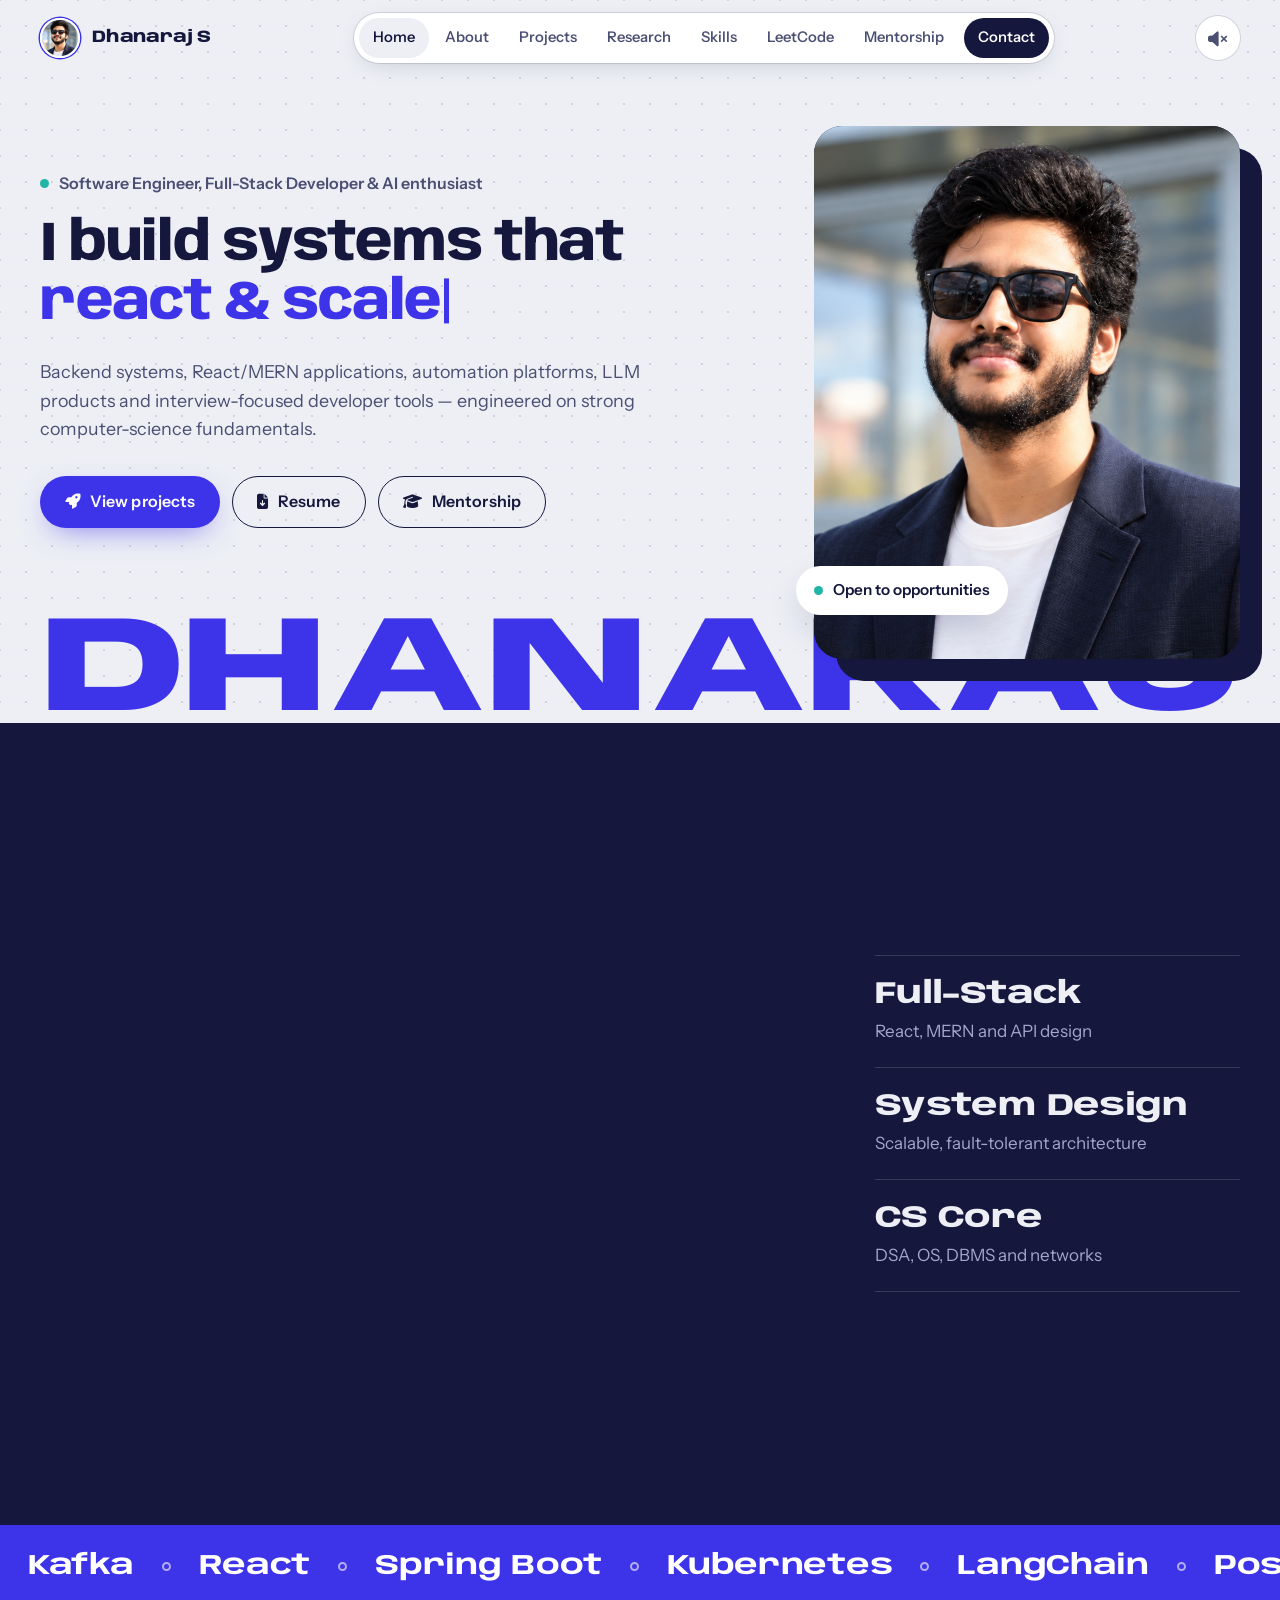
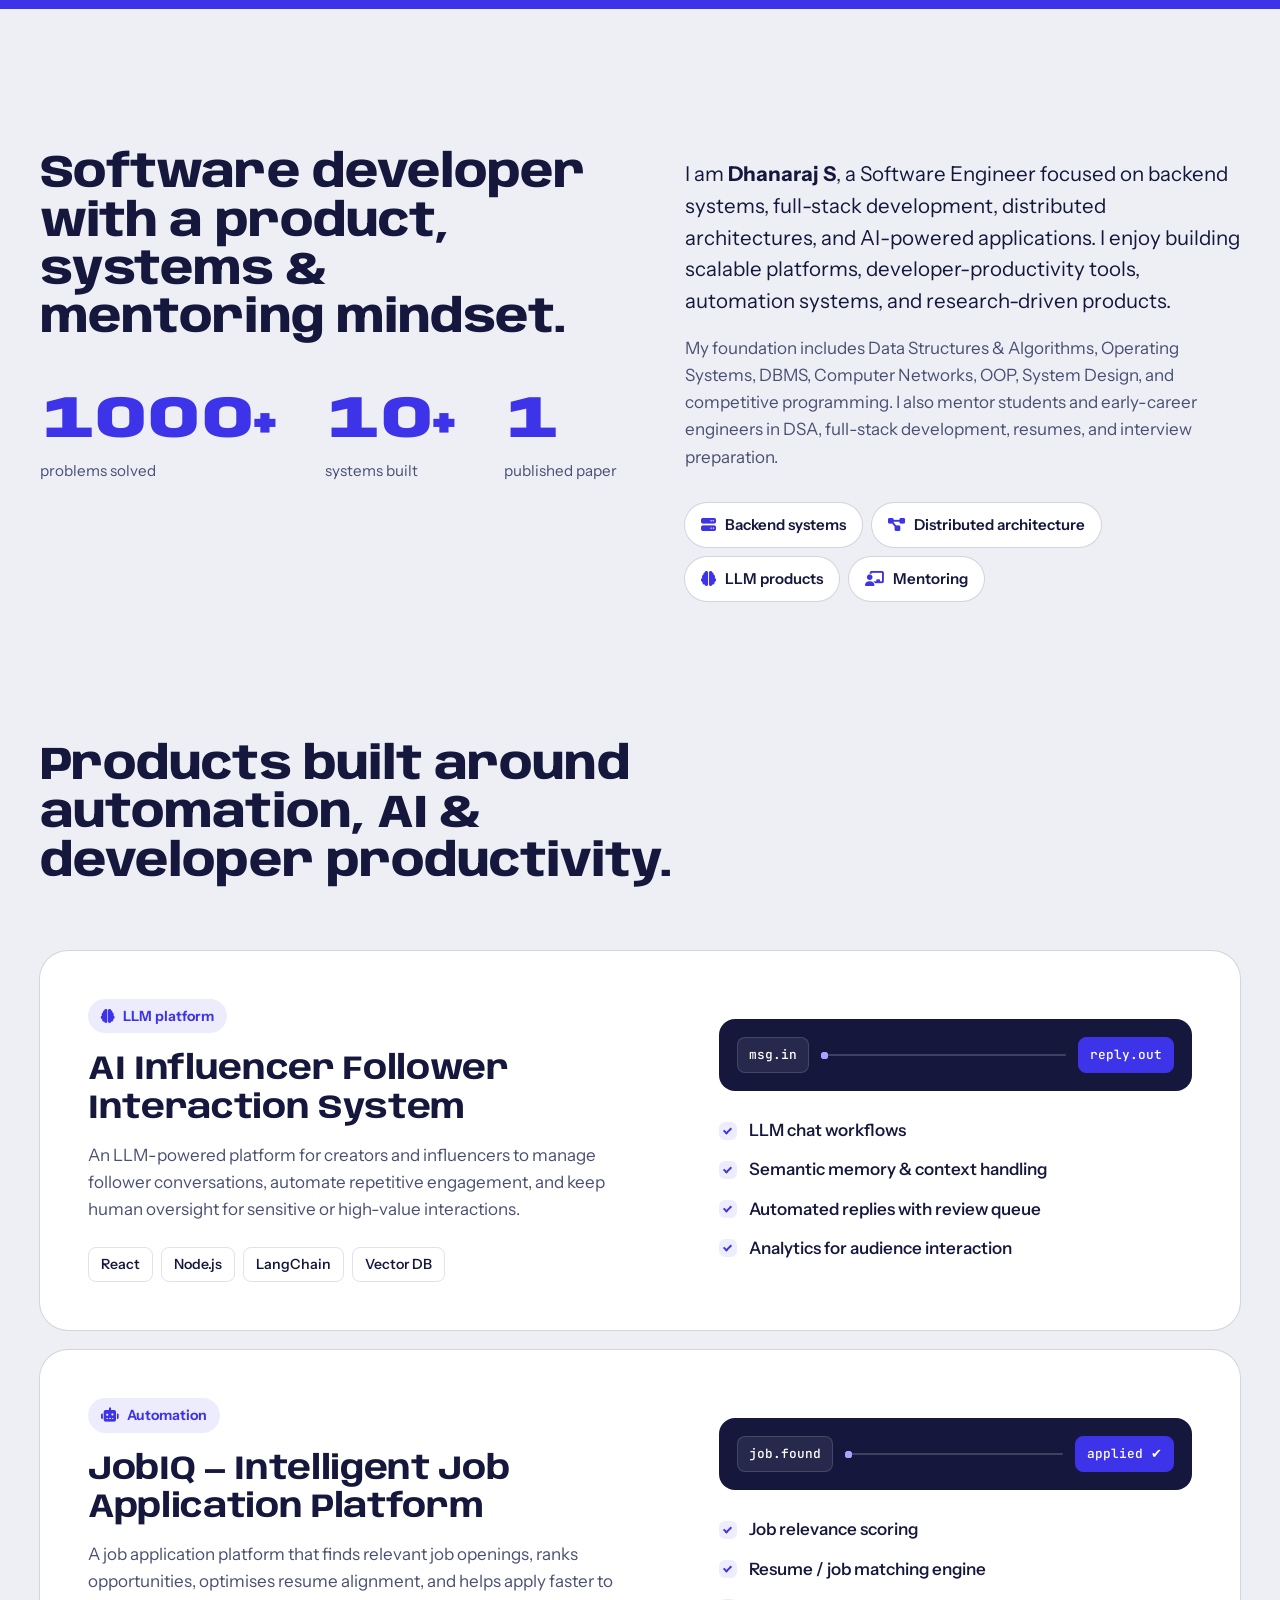
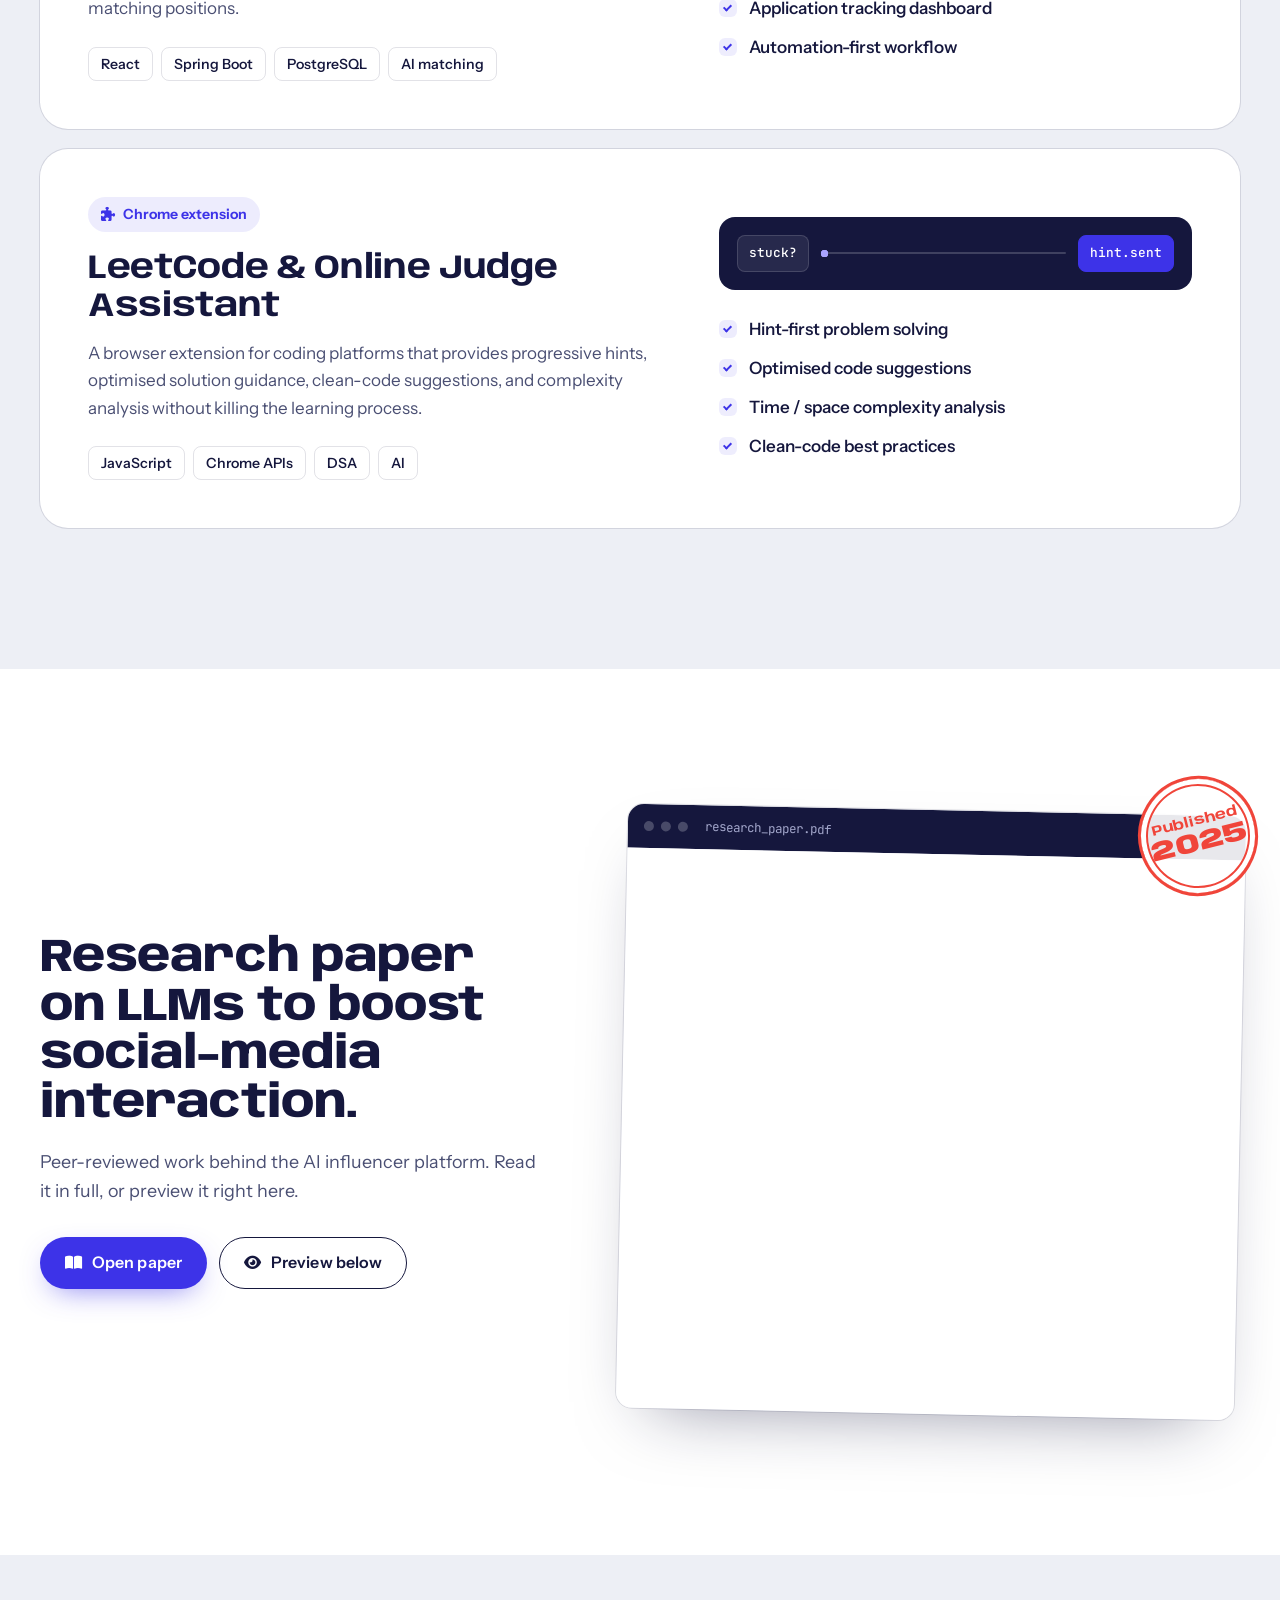
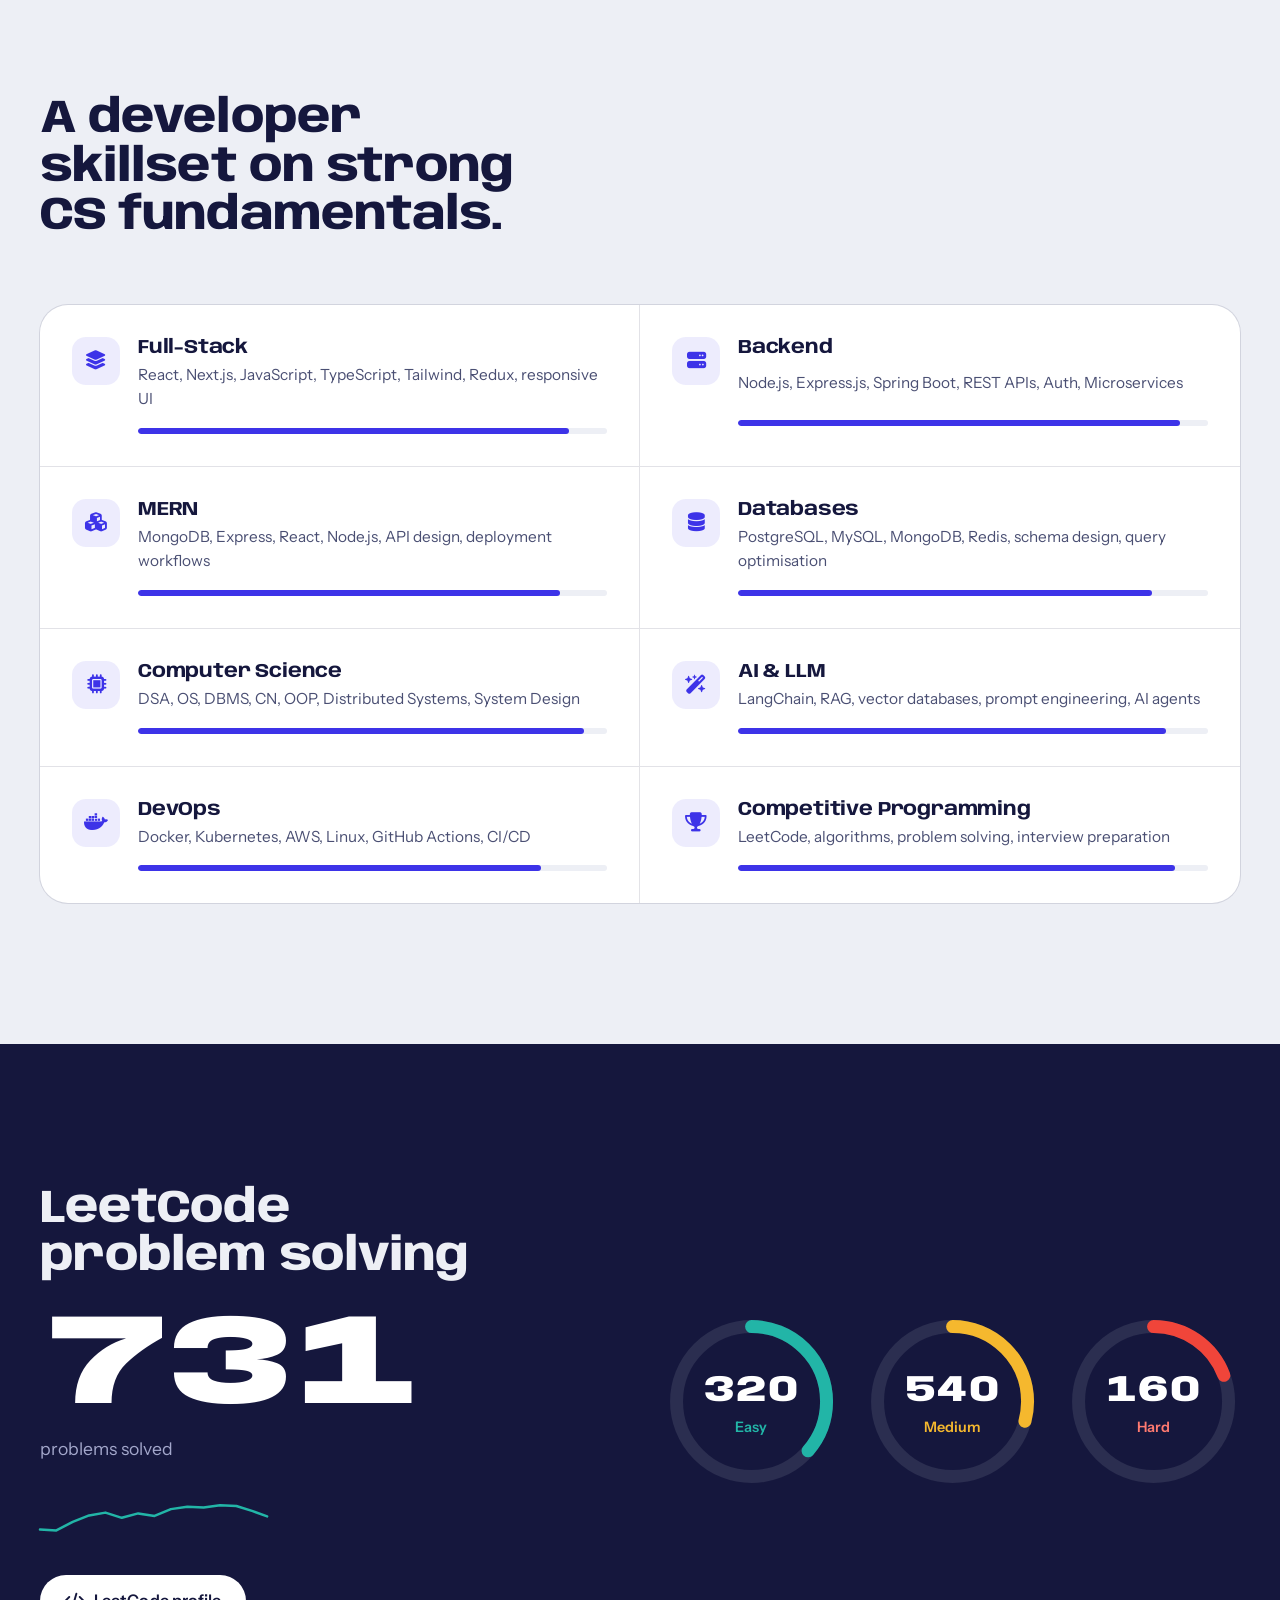
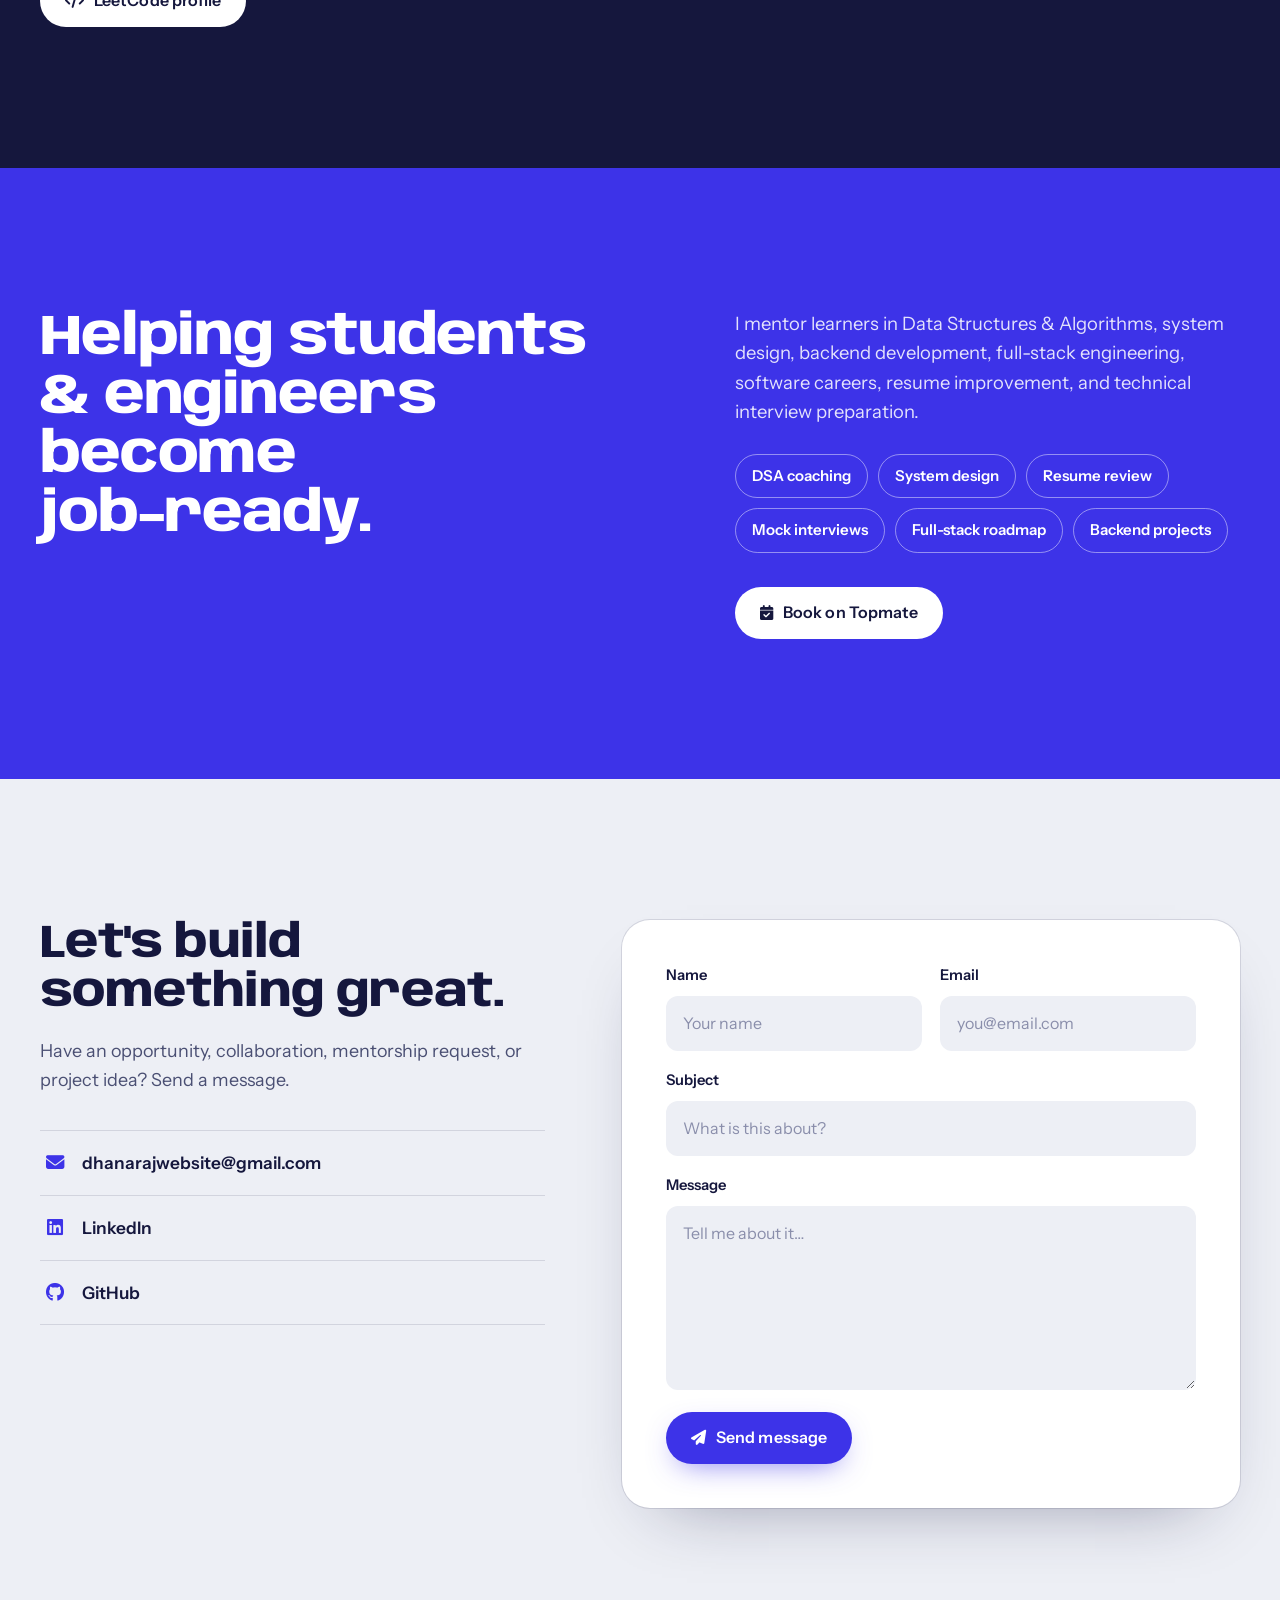
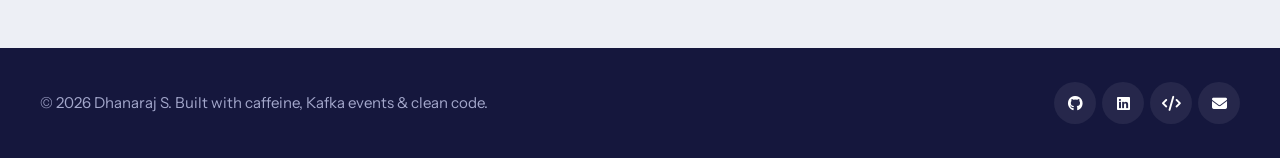
<file: index.html>
<!DOCTYPE html>
<html lang="en">
<head>
  <meta charset="UTF-8" />
  <meta name="viewport" content="width=device-width, initial-scale=1.0" />
  <title>Dhanaraj S | Software Engineer · Full-Stack Developer · AI Systems</title>
  <meta name="description" content="Portfolio of Dhanaraj S — Software Engineer, Full-Stack Developer and AI systems builder. Projects, published research, skills and mentorship." />
  <meta name="theme-color" content="#3D33E8" />
  <meta property="og:title" content="Dhanaraj S — Software Engineer" />
  <meta property="og:description" content="Backend systems, React/MERN apps, LLM products and developer tools." />
  <meta property="og:image" content="images/profile_main.png" />
  <link rel="icon" href="favicon.ico" />
  <link rel="preconnect" href="https://fonts.googleapis.com" />
  <link rel="preconnect" href="https://fonts.gstatic.com" crossorigin />
  <link href="https://fonts.googleapis.com/css2?family=Anybody:wdth,wght@50..150,300..900&family=Instrument+Sans:wdth,wght@75..100,400..700&family=JetBrains+Mono:wght@400;500&display=swap" rel="stylesheet" />
  <link rel="stylesheet" href="https://cdnjs.cloudflare.com/ajax/libs/font-awesome/6.5.1/css/all.min.css" />
  <link rel="stylesheet" href="style.css" />
</head>
<body>

  <a class="skip-link" href="#main">Skip to content</a>

  <!-- scroll progress -->
  <div class="scroll-progress" aria-hidden="true"><span id="progressBar"></span></div>

  <!-- section rail (desktop) -->
  <aside class="event-bus" id="eventBus" aria-hidden="true">
    <div class="bus-line"><span class="bus-fill" id="busFill"></span></div>
    <nav class="bus-stations">
      <a href="#home"       class="station" data-label="Home" tabindex="-1"><i></i></a>
      <a href="#about"      class="station" data-label="About" tabindex="-1"><i></i></a>
      <a href="#projects"   class="station" data-label="Projects" tabindex="-1"><i></i></a>
      <a href="#research"   class="station" data-label="Research" tabindex="-1"><i></i></a>
      <a href="#skills"     class="station" data-label="Skills" tabindex="-1"><i></i></a>
      <a href="#leetcode"   class="station" data-label="LeetCode" tabindex="-1"><i></i></a>
      <a href="#mentorship" class="station" data-label="Mentorship" tabindex="-1"><i></i></a>
      <a href="#contact"    class="station" data-label="Contact" tabindex="-1"><i></i></a>
    </nav>
  </aside>

  <!-- boot overlay -->
  <div class="boot-overlay" id="bootOverlay" aria-hidden="true">
    <div class="boot-inner">
      <div class="boot-logo">DS<span class="boot-cursor"></span></div>
      <div class="boot-bar"><span></span></div>
      <p class="boot-text" id="bootText">initialising portfolio.sys …</p>
    </div>
  </div>

  <header class="site-header" id="siteHeader">
    <a class="brand" href="#home" aria-label="Dhanaraj S — home">
      <img src="images/profile_main.png" alt="" width="40" height="40" />
      <span>Dhanaraj S</span>
    </a>
    <nav class="site-nav" id="primaryNav" aria-label="Primary">
      <a href="#home">Home</a>
      <a href="#about">About</a>
      <a href="#projects">Projects</a>
      <a href="#research">Research</a>
      <a href="#skills">Skills</a>
      <a href="#leetcode">LeetCode</a>
      <a href="#mentorship">Mentorship</a>
      <a href="#contact" class="nav-cta">Contact</a>
    </nav>
    <div class="header-tools">
      <button class="sound-toggle" id="soundToggle" aria-label="Toggle sound effects" aria-pressed="false" title="Sound off">
        <i class="fa-solid fa-volume-xmark"></i>
      </button>
      <button class="nav-toggle" id="navToggle" aria-label="Open navigation menu" aria-controls="primaryNav" aria-expanded="false">
        <span></span><span></span><span></span>
      </button>
    </div>
  </header>

  <main id="main">
    <!-- ═══════════════ HERO ═══════════════ -->
    <section class="hero" id="home">
      <div class="wrap hero-grid">
        <div class="hero-copy">
          <p class="hero-role"><span class="pulse-dot" aria-hidden="true"></span> Software Engineer, Full-Stack Developer &amp; AI enthusiast</p>
          <p class="hero-line">
            I build systems that<br />
            <span class="typewrap"><span id="typewriter">react &amp; scale</span><span class="type-cursor" aria-hidden="true"></span></span>
          </p>
          <p class="hero-text">
            Backend systems, React/MERN applications, automation platforms, LLM products and
            interview-focused developer tools — engineered on strong computer-science fundamentals.
          </p>
          <div class="hero-actions">
            <a class="btn primary magnetic" href="#projects"><i class="fa-solid fa-rocket"></i> View projects</a>
            <a class="btn ghost magnetic" href="Dhanaraj_Resume_Latest.pdf" target="_blank" rel="noreferrer"><i class="fa-solid fa-file-arrow-down"></i> Resume</a>
            <a class="btn ghost magnetic" href="https://topmate.io/dhanaraj_sujatha10/" target="_blank" rel="noreferrer"><i class="fa-solid fa-graduation-cap"></i> Mentorship</a>
          </div>
        </div>

        <figure class="hero-photo tilt">
          <img src="images/profile_main.png" alt="Dhanaraj S smiling by a harbour on a sunny day" width="1448" height="1086" fetchpriority="high" />
          <figcaption class="status-badge"><span class="pulse-dot" aria-hidden="true"></span> Open to opportunities</figcaption>
        </figure>
      </div>

      <h1 class="wordmark" aria-label="Dhanaraj S">
        <span class="wm-inner" aria-hidden="true"><span>D</span><span>H</span><span>A</span><span>N</span><span>A</span><span>R</span><span>A</span><span>J</span></span>
      </h1>
    </section>

    <!-- ═══════════════ LIVE DEMO (laptop) ═══════════════ -->
    <section class="demo" aria-label="Skills demo">
      <div class="wrap demo-grid">
        <div class="laptop-stage" id="laptopStage">
          <div class="laptop" id="laptop" role="button" tabindex="0" aria-label="Laptop showing a terminal skills demo. Activate to replay.">
            <div class="laptop-screen">
              <div class="screen-bezel">
                <span class="camera-dot"></span>
                <div class="screen-inner" id="screenInner">
                  <div class="terminal-bar">
                    <span class="tdot red"></span><span class="tdot yellow"></span><span class="tdot green"></span>
                    <b>dhanaraj@portfolio: ~/skills</b>
                  </div>
                  <div class="terminal-body" id="terminalBody" aria-live="polite"></div>
                </div>
              </div>
            </div>
            <div class="laptop-base">
              <div class="keyboard" id="keyboard"></div>
              <div class="trackpad"></div>
            </div>
          </div>
          <p class="laptop-hint" id="laptopHint"><i class="fa-solid fa-hand-pointer"></i> Click the laptop to replay the demo</p>
        </div>

        <div class="metrics">
          <div><strong>Full-Stack</strong><span>React, MERN and API design</span></div>
          <div><strong>System Design</strong><span>Scalable, fault-tolerant architecture</span></div>
          <div><strong>CS Core</strong><span>DSA, OS, DBMS and networks</span></div>
        </div>
      </div>
    </section>

    <!-- ═══ TECH TICKER ═══ -->
    <div class="ticker" aria-hidden="true">
      <div class="ticker-track">
        <span>Kafka</span><i></i><span>React</span><i></i><span>Spring Boot</span><i></i><span>Kubernetes</span><i></i><span>LangChain</span><i></i><span>PostgreSQL</span><i></i><span>Redis</span><i></i><span>System Design</span><i></i><span>Node.js</span><i></i><span>RAG</span><i></i><span>Docker</span><i></i><span>DSA</span><i></i>
        <span>Kafka</span><i></i><span>React</span><i></i><span>Spring Boot</span><i></i><span>Kubernetes</span><i></i><span>LangChain</span><i></i><span>PostgreSQL</span><i></i><span>Redis</span><i></i><span>System Design</span><i></i><span>Node.js</span><i></i><span>RAG</span><i></i><span>Docker</span><i></i><span>DSA</span><i></i>
      </div>
    </div>

    <!-- ═══════════════ ABOUT ═══════════════ -->
    <section class="section about" id="about">
      <div class="wrap about-grid">
        <div class="about-head reveal">
          <h2 class="decode">Software developer with a product, systems &amp; mentoring mindset.</h2>
          <div class="stat-row">
            <div class="stat"><b class="count" data-count="1000" data-suffix="+">0</b><small>problems solved</small></div>
            <div class="stat"><b class="count" data-count="10" data-suffix="+">0</b><small>systems built</small></div>
            <div class="stat"><b class="count" data-count="1">0</b><small>published paper</small></div>
          </div>
        </div>
        <div class="about-body reveal">
          <p class="lede">I am <b>Dhanaraj S</b>, a Software Engineer focused on backend systems, full-stack development,
          distributed architectures, and AI-powered applications. I enjoy building scalable platforms,
          developer-productivity tools, automation systems, and research-driven products.</p>
          <p>My foundation includes Data Structures &amp; Algorithms, Operating Systems, DBMS, Computer Networks,
          OOP, System Design, and competitive programming. I also mentor students and early-career engineers in
          DSA, full-stack development, resumes, and interview preparation.</p>
          <ul class="about-chips" aria-label="Focus areas">
            <li><i class="fa-solid fa-server"></i> Backend systems</li>
            <li><i class="fa-solid fa-diagram-project"></i> Distributed architecture</li>
            <li><i class="fa-solid fa-brain"></i> LLM products</li>
            <li><i class="fa-solid fa-chalkboard-user"></i> Mentoring</li>
          </ul>
        </div>
      </div>
    </section>

    <!-- ═══════════════ PROJECTS ═══════════════ -->
    <section class="section projects" id="projects">
      <div class="wrap">
        <div class="section-head reveal">
          <h2 class="decode">Products built around automation, AI &amp; developer productivity.</h2>
        </div>

        <div class="project-list">
          <article class="project-card reveal">
            <div class="card-glow" aria-hidden="true"></div>
            <div class="project-main">
              <span class="tag"><i class="fa-solid fa-brain"></i> LLM platform</span>
              <h3>AI Influencer Follower Interaction System</h3>
              <p>An LLM-powered platform for creators and influencers to manage follower conversations, automate repetitive
              engagement, and keep human oversight for sensitive or high-value interactions.</p>
              <ul class="stack" aria-label="Tech stack"><li>React</li><li>Node.js</li><li>LangChain</li><li>Vector DB</li></ul>
            </div>
            <div class="project-side">
              <div class="pipeline" aria-hidden="true"><b>msg.in</b><span class="pipe"><em></em><em></em><em></em></span><b>reply.out</b></div>
              <ul class="features">
                <li>LLM chat workflows</li>
                <li>Semantic memory &amp; context handling</li>
                <li>Automated replies with review queue</li>
                <li>Analytics for audience interaction</li>
              </ul>
            </div>
          </article>

          <article class="project-card reveal">
            <div class="card-glow" aria-hidden="true"></div>
            <div class="project-main">
              <span class="tag"><i class="fa-solid fa-robot"></i> Automation</span>
              <h3>JobIQ — Intelligent Job Application Platform</h3>
              <p>A job application platform that finds relevant job openings, ranks opportunities, optimises resume
              alignment, and helps apply faster to matching positions.</p>
              <ul class="stack" aria-label="Tech stack"><li>React</li><li>Spring Boot</li><li>PostgreSQL</li><li>AI matching</li></ul>
            </div>
            <div class="project-side">
              <div class="pipeline" aria-hidden="true"><b>job.found</b><span class="pipe"><em></em><em></em><em></em></span><b>applied ✔</b></div>
              <ul class="features">
                <li>Job relevance scoring</li>
                <li>Resume / job matching engine</li>
                <li>Application tracking dashboard</li>
                <li>Automation-first workflow</li>
              </ul>
            </div>
          </article>

          <article class="project-card reveal">
            <div class="card-glow" aria-hidden="true"></div>
            <div class="project-main">
              <span class="tag"><i class="fa-solid fa-puzzle-piece"></i> Chrome extension</span>
              <h3>LeetCode &amp; Online Judge Assistant</h3>
              <p>A browser extension for coding platforms that provides progressive hints, optimised solution guidance,
              clean-code suggestions, and complexity analysis without killing the learning process.</p>
              <ul class="stack" aria-label="Tech stack"><li>JavaScript</li><li>Chrome APIs</li><li>DSA</li><li>AI</li></ul>
            </div>
            <div class="project-side">
              <div class="pipeline" aria-hidden="true"><b>stuck?</b><span class="pipe"><em></em><em></em><em></em></span><b>hint.sent</b></div>
              <ul class="features">
                <li>Hint-first problem solving</li>
                <li>Optimised code suggestions</li>
                <li>Time / space complexity analysis</li>
                <li>Clean-code best practices</li>
              </ul>
            </div>
          </article>
        </div>
      </div>
    </section>

    <!-- ═══════════════ RESEARCH ═══════════════ -->
    <section class="section research" id="research">
      <div class="wrap research-grid">
        <div class="research-copy reveal">
          <h2 class="decode">Research paper on LLMs to boost social-media interaction.</h2>
          <p class="section-sub">Peer-reviewed work behind the AI influencer platform. Read it in full, or preview it right here.</p>
          <div class="hero-actions">
            <a class="btn primary magnetic" href="https://drive.google.com/file/d/1NjBheXpmYbpDRc-nkQURP0CThaM_tnl5/view?usp=sharing" target="_blank" rel="noreferrer"><i class="fa-solid fa-book-open"></i> Open paper</a>
            <a class="btn ghost magnetic" href="#paperPreview"><i class="fa-solid fa-eye"></i> Preview below</a>
          </div>
        </div>
        <div class="paper-wrap">
          <div class="stamp" id="stamp">Published<br /><b>2025</b></div>
          <div class="paper-card" id="paperPreview">
            <div class="browser-bar">
              <span></span><span></span><span></span><b>research_paper.pdf</b>
            </div>
            <iframe title="Research paper preview" loading="lazy"
              src="https://drive.google.com/file/d/1NjBheXpmYbpDRc-nkQURP0CThaM_tnl5/preview" allow="autoplay"></iframe>
          </div>
        </div>
      </div>
    </section>

    <!-- ═══════════════ SKILLS ═══════════════ -->
    <section class="section skills" id="skills">
      <div class="wrap">
        <div class="section-head reveal">
          <h2 class="decode">A developer skillset on strong CS fundamentals.</h2>
        </div>
        <div class="skill-matrix">
          <div class="skill-box reveal"><i class="fa-solid fa-layer-group"></i><h3>Full-Stack</h3><p>React, Next.js, JavaScript, TypeScript, Tailwind, Redux, responsive UI</p><div class="skill-meter" role="img" aria-label="92%"><span style="--w:92%"></span></div></div>
          <div class="skill-box reveal"><i class="fa-solid fa-server"></i><h3>Backend</h3><p>Node.js, Express.js, Spring Boot, REST APIs, Auth, Microservices</p><div class="skill-meter" role="img" aria-label="94%"><span style="--w:94%"></span></div></div>
          <div class="skill-box reveal"><i class="fa-solid fa-cubes"></i><h3>MERN</h3><p>MongoDB, Express, React, Node.js, API design, deployment workflows</p><div class="skill-meter" role="img" aria-label="90%"><span style="--w:90%"></span></div></div>
          <div class="skill-box reveal"><i class="fa-solid fa-database"></i><h3>Databases</h3><p>PostgreSQL, MySQL, MongoDB, Redis, schema design, query optimisation</p><div class="skill-meter" role="img" aria-label="88%"><span style="--w:88%"></span></div></div>
          <div class="skill-box reveal"><i class="fa-solid fa-microchip"></i><h3>Computer Science</h3><p>DSA, OS, DBMS, CN, OOP, Distributed Systems, System Design</p><div class="skill-meter" role="img" aria-label="95%"><span style="--w:95%"></span></div></div>
          <div class="skill-box reveal"><i class="fa-solid fa-wand-magic-sparkles"></i><h3>AI &amp; LLM</h3><p>LangChain, RAG, vector databases, prompt engineering, AI agents</p><div class="skill-meter" role="img" aria-label="91%"><span style="--w:91%"></span></div></div>
          <div class="skill-box reveal"><i class="fa-brands fa-docker"></i><h3>DevOps</h3><p>Docker, Kubernetes, AWS, Linux, GitHub Actions, CI/CD</p><div class="skill-meter" role="img" aria-label="86%"><span style="--w:86%"></span></div></div>
          <div class="skill-box reveal"><i class="fa-solid fa-trophy"></i><h3>Competitive Programming</h3><p>LeetCode, algorithms, problem solving, interview preparation</p><div class="skill-meter" role="img" aria-label="93%"><span style="--w:93%"></span></div></div>
        </div>
      </div>
    </section>

    <!-- ═══════════════ LEETCODE ═══════════════ -->
    <section class="section leetcode" id="leetcode">
      <div class="wrap leetcode-card reveal">
        <div class="lc-copy">
          <h2 class="decode">LeetCode problem solving</h2>
          <p class="solved"><span class="prob-count" id="probCount" data-fallback="1020">…</span><span class="solved-label">problems solved</span></p>
          <div class="lc-spark" aria-hidden="true">
            <svg viewBox="0 0 220 46" preserveAspectRatio="none"><polyline id="sparkLine" points="" fill="none"/></svg>
          </div>
          <a class="btn light magnetic" href="https://leetcode.com/dan_stark123/" target="_blank" rel="noreferrer"><i class="fa-solid fa-code"></i> LeetCode profile</a>
        </div>
        <div class="rings">
          <div class="ring ring-easy"   id="ringEasy"><svg viewBox="0 0 120 120"><circle class="track" cx="60" cy="60" r="52"/><circle class="bar" cx="60" cy="60" r="52"/></svg><div class="ring-label"><span>—</span><small>Easy</small></div></div>
          <div class="ring ring-medium" id="ringMedium"><svg viewBox="0 0 120 120"><circle class="track" cx="60" cy="60" r="52"/><circle class="bar" cx="60" cy="60" r="52"/></svg><div class="ring-label"><span>—</span><small>Medium</small></div></div>
          <div class="ring ring-hard"   id="ringHard"><svg viewBox="0 0 120 120"><circle class="track" cx="60" cy="60" r="52"/><circle class="bar" cx="60" cy="60" r="52"/></svg><div class="ring-label"><span>—</span><small>Hard</small></div></div>
        </div>
      </div>
    </section>

    <!-- ═══════════════ MENTORSHIP ═══════════════ -->
    <section class="section mentorship" id="mentorship">
      <div class="wrap mentor-grid">
        <h2 class="decode reveal">Helping students &amp; engineers become job-ready.</h2>
        <div class="mentor-body reveal">
          <p>I mentor learners in Data Structures &amp; Algorithms, system design, backend development,
          full-stack engineering, software careers, resume improvement, and technical interview preparation.</p>
          <ul class="mentor-list">
            <li>DSA coaching</li><li>System design</li><li>Resume review</li>
            <li>Mock interviews</li><li>Full-stack roadmap</li><li>Backend projects</li>
          </ul>
          <a class="btn light magnetic" href="https://topmate.io/dhanaraj_sujatha10/" target="_blank" rel="noreferrer"><i class="fa-solid fa-calendar-check"></i> Book on Topmate</a>
        </div>
      </div>
    </section>

    <!-- ═══════════════ CONTACT ═══════════════ -->
    <section class="section contact" id="contact">
      <div class="wrap contact-grid">
        <div class="contact-copy reveal">
          <h2 class="decode">Let's build something great.</h2>
          <p class="section-sub">Have an opportunity, collaboration, mentorship request, or project idea? Send a message.</p>
          <ul class="contact-links">
            <li><a href="mailto:dhanarajwebsite@gmail.com"><i class="fa-solid fa-envelope"></i><span>dhanarajwebsite@gmail.com</span></a></li>
            <li><a href="https://www.linkedin.com/in/dhanaraj-s-7a6147138" target="_blank" rel="noreferrer"><i class="fa-brands fa-linkedin"></i><span>LinkedIn</span></a></li>
            <li><a href="https://github.com/dhanarajappu456" target="_blank" rel="noreferrer"><i class="fa-brands fa-github"></i><span>GitHub</span></a></li>
          </ul>
        </div>
        <form class="contact-form reveal" id="contactForm" action="https://formsubmit.co/dhanarajwebsite@gmail.com" method="POST">
          <input type="hidden" name="_captcha" value="false" />
          <input type="hidden" name="_template" value="table" />
          <input type="hidden" name="_next" value="https://dhanarajappu456.github.io/thankyou.html" />
          <input type="hidden" name="_subject" value="New portfolio contact message" />
          <div class="form-row">
            <label class="field"><span>Name</span><input type="text" name="name" placeholder="Your name" autocomplete="name" required /></label>
            <label class="field"><span>Email</span><input type="email" name="email" placeholder="you@email.com" autocomplete="email" required /></label>
          </div>
          <label class="field"><span>Subject</span><input type="text" name="subject" placeholder="What is this about?" required /></label>
          <label class="field"><span>Message</span><textarea name="message" rows="6" placeholder="Tell me about it…" required></textarea></label>
          <button class="btn primary magnetic" type="submit" id="sendBtn"><i class="fa-solid fa-paper-plane"></i> <span>Send message</span></button>
          <p class="form-note" id="formNote" role="status" hidden></p>
        </form>
      </div>
    </section>
  </main>

  <footer class="site-footer">
    <div class="wrap footer-inner">
      <p>© <span id="year"></span> Dhanaraj S. Built with caffeine, Kafka events &amp; clean code.</p>
      <p class="footer-links">
        <a href="https://github.com/dhanarajappu456" target="_blank" rel="noreferrer" aria-label="GitHub"><i class="fa-brands fa-github"></i></a>
        <a href="https://www.linkedin.com/in/dhanaraj-s-7a6147138" target="_blank" rel="noreferrer" aria-label="LinkedIn"><i class="fa-brands fa-linkedin"></i></a>
        <a href="https://leetcode.com/dan_stark123/" target="_blank" rel="noreferrer" aria-label="LeetCode"><i class="fa-solid fa-code"></i></a>
        <a href="mailto:dhanarajwebsite@gmail.com" aria-label="Email"><i class="fa-solid fa-envelope"></i></a>
      </p>
    </div>
  </footer>

  <a class="scroll-up-btn" id="scrollUp" href="#home" aria-label="Back to top"><i class="fa-solid fa-arrow-up"></i></a>

  <script src="script.js"></script>
</body>
</html>
</file>
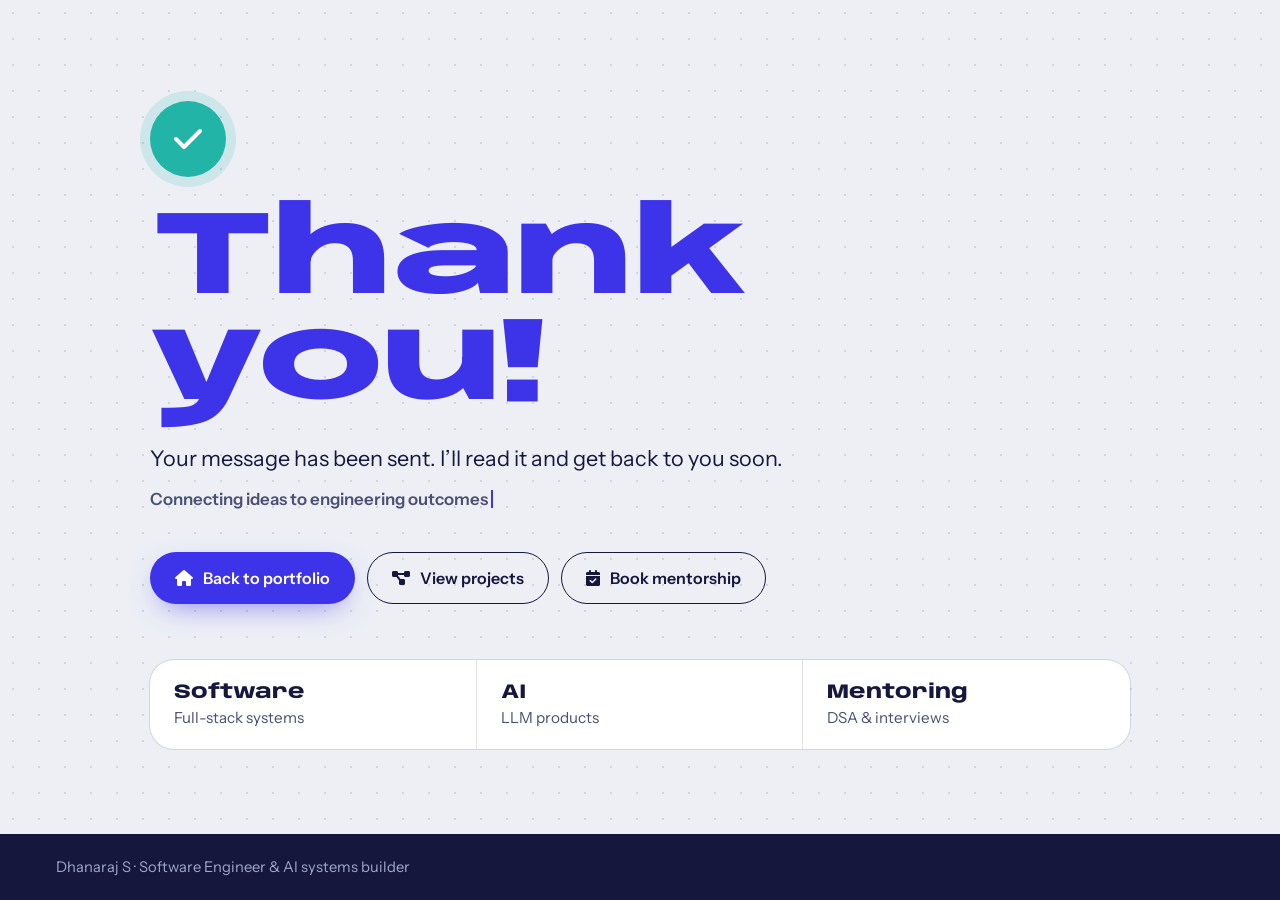
<file: thankyou.html>
<!DOCTYPE html>
<html lang="en">
<head>
  <meta charset="UTF-8" />
  <meta name="viewport" content="width=device-width, initial-scale=1.0" />
  <title>Message sent | Dhanaraj S</title>
  <meta name="theme-color" content="#3D33E8" />
  <link rel="icon" href="favicon.ico" />
  <link rel="preconnect" href="https://fonts.googleapis.com" />
  <link rel="preconnect" href="https://fonts.gstatic.com" crossorigin />
  <link href="https://fonts.googleapis.com/css2?family=Anybody:wdth,wght@50..150,300..900&family=Instrument+Sans:wdth,wght@75..100,400..700&display=swap" rel="stylesheet" />
  <link rel="stylesheet" href="https://cdnjs.cloudflare.com/ajax/libs/font-awesome/6.5.1/css/all.min.css" />
  <style>
    :root{
      --paper:#EDEFF5;--surface:#fff;--ink:#15173D;--ink-soft:#4A4F73;--hair:rgba(21,23,61,.12);
      --cobalt:#3D33E8;--cobalt-dk:#2B22C4;--tide:#22B5A7;--sun:#F5B82E;--buoy:#F0453A;
      --font-d:"Anybody","Arial Black","Helvetica Neue",sans-serif;
      --font-b:"Instrument Sans","Helvetica Neue",Arial,sans-serif;
      --ease-out:cubic-bezier(.16,1,.3,1);
    }
    *,*::before,*::after{margin:0;padding:0;box-sizing:border-box}
    html,body{min-height:100%}
    body{font-family:var(--font-b);color:var(--ink);background:var(--paper);overflow-x:hidden;-webkit-font-smoothing:antialiased;
      background-image:radial-gradient(rgba(21,23,61,.13) 1px, transparent 1.2px);background-size:26px 26px}
    a{color:inherit;text-decoration:none}
    :focus-visible{outline:3px solid var(--cobalt);outline-offset:3px;border-radius:6px}
    .wrap{min-height:100svh;display:grid;grid-template-rows:1fr auto;padding:clamp(28px,6vw,64px) clamp(20px,5vw,56px) 0}
    .card{align-self:center;width:min(980px,100%);margin:0 auto}
    .check{width:76px;height:76px;border-radius:50%;display:grid;place-items:center;background:var(--tide);color:#fff;font-size:32px;
      box-shadow:0 0 0 10px rgba(34,181,167,.16);animation:pop .8s var(--ease-out) both}
    @keyframes pop{from{transform:scale(.3);opacity:0}}
    h1{font-family:var(--font-d);font-weight:850;font-stretch:150%;font-size:clamp(3rem,10vw,7.4rem);line-height:.9;letter-spacing:-.04em;color:var(--cobalt);margin:30px 0 22px}
    .lead{font-size:clamp(1.1rem,2.2vw,1.35rem);line-height:1.55;max-width:46ch}
    .typing{margin-top:14px;min-height:1.6em;font-weight:600;color:var(--ink-soft);font-size:1.05rem}
    .cursor{display:inline-block;width:2px;height:1.05em;margin-left:3px;background:var(--cobalt);vertical-align:-.15em;animation:blink 1s steps(2,end) infinite}
    @keyframes blink{50%{opacity:0}}
    .actions{display:flex;flex-wrap:wrap;gap:12px;margin-top:36px}
    .btn{display:inline-flex;align-items:center;gap:10px;min-height:52px;padding:0 24px;border-radius:999px;font-weight:600;border:1.5px solid transparent;transition:background .2s,color .2s,border-color .2s}
    .btn.primary{background:var(--cobalt);color:#fff;box-shadow:0 10px 30px -12px rgba(61,51,232,.7)}
    .btn.primary:hover{background:var(--cobalt-dk)}
    .btn.ghost{border-color:var(--ink)}
    .btn.ghost:hover{background:var(--ink);color:var(--paper)}
    .mini-grid{display:grid;grid-template-columns:repeat(3,minmax(0,1fr));margin-top:56px;background:var(--surface);border-radius:24px;box-shadow:0 0 0 1px var(--hair);overflow:hidden}
    .mini{padding:22px 24px;border-right:1px solid var(--hair)}
    .mini:last-child{border-right:0}
    .mini b{display:block;font-family:var(--font-d);font-weight:760;font-stretch:120%;font-size:1.25rem;margin-bottom:4px}
    .mini span{color:var(--ink-soft);font-size:.95rem}
    .footer-note{margin:48px -56px 0;padding:24px 56px;background:var(--ink);color:#A3A7CB;font-size:.92rem}
    .confetti{position:fixed;top:-16px;width:9px;height:16px;border-radius:3px;opacity:.95;animation:fall linear forwards;z-index:4;pointer-events:none}
    @keyframes fall{to{transform:translate3d(var(--x),110vh,0) rotate(720deg);opacity:.1}}
    @media(max-width:640px){
      .mini-grid{grid-template-columns:1fr}
      .mini{border-right:0;border-bottom:1px solid var(--hair)}
      .mini:last-child{border-bottom:0}
      .btn{flex:1 1 100%;justify-content:center}
      .footer-note{margin:40px -20px 0;padding:20px}
    }
    @media(prefers-reduced-motion:reduce){*,*::before,*::after{animation:none!important;transition:none!important}}
  </style>
</head>
<body>
  <main class="wrap">
    <section class="card" aria-label="Message sent confirmation">
      <div class="check" aria-hidden="true"><i class="fa-solid fa-check"></i></div>
      <h1>Thank you!</h1>
      <p class="lead">Your message has been sent. I’ll read it and get back to you soon.</p>
      <p class="typing"><span id="thankType">Connecting ideas to engineering outcomes</span><span class="cursor" aria-hidden="true"></span></p>
      <div class="actions">
        <a class="btn primary" href="index.html#home"><i class="fa-solid fa-house"></i> Back to portfolio</a>
        <a class="btn ghost" href="index.html#projects"><i class="fa-solid fa-diagram-project"></i> View projects</a>
        <a class="btn ghost" href="https://topmate.io/dhanaraj_sujatha10/"><i class="fa-solid fa-calendar-check"></i> Book mentorship</a>
      </div>
      <div class="mini-grid">
        <div class="mini"><b>Software</b><span>Full-stack systems</span></div>
        <div class="mini"><b>AI</b><span>LLM products</span></div>
        <div class="mini"><b>Mentoring</b><span>DSA &amp; interviews</span></div>
      </div>
    </section>
    <p class="footer-note">Dhanaraj S · Software Engineer &amp; AI systems builder</p>
  </main>
  <script>
    (() => {
      const reduced = matchMedia("(prefers-reduced-motion: reduce)").matches;
      const words = ["Building scalable software","Designing AI products","Creating developer tools","Solving real-world problems","Mentoring future engineers"];
      const el = document.getElementById("thankType");
      let wi = 0, ci = 0, del = false;
      function type(){
        const w = words[wi]; el.textContent = w.slice(0, ci);
        if (!del && ci < w.length) ci++;
        else if (!del) { del = true; setTimeout(type, 1200); return; }
        else if (ci > 0) ci--;
        else { del = false; wi = (wi + 1) % words.length; }
        setTimeout(type, del ? 38 : 70);
      }
      if (!reduced) setTimeout(type, 1400);
      if (reduced) return;
      const colors = ["#3D33E8","#22B5A7","#F5B82E","#F0453A","#15173D","#8F88FF"];
      for (let i = 0; i < 72; i++) {
        const c = document.createElement("i"); c.className = "confetti";
        c.style.left = Math.random() * 100 + "vw"; c.style.background = colors[i % colors.length];
        c.style.setProperty("--x", (Math.random() * 220 - 110) + "px");
        c.style.animationDuration = (2.4 + Math.random() * 3.2) + "s";
        c.style.animationDelay = (Math.random() * 1.2) + "s";
        document.body.appendChild(c); setTimeout(() => c.remove(), 7000);
      }
    })();
  </script>
</body>
</html>
</file>
<file: style.css>
/* ══════════════════════════════════════════════════════════
   Dhanaraj S — portfolio v4
   Paper + indigo ink + electric cobalt
   Display: Anybody (variable width) · Text: Instrument Sans
   ══════════════════════════════════════════════════════════ */

:root{
  --paper:     #EDEFF5;
  --surface:   #FFFFFF;
  --ink:       #15173D;
  --ink-2:     #1E2150;
  --ink-soft:  #4A4F73;
  --hair:      rgba(21,23,61,.12);
  --cobalt:    #3D33E8;
  --cobalt-dk: #2B22C4;
  --cobalt-10: rgba(61,51,232,.09);
  --tide:      #22B5A7;
  --sun:       #F5B82E;
  --buoy:      #F0453A;

  --font-d: "Anybody", "Arial Black", "Helvetica Neue", sans-serif;
  --font-b: "Instrument Sans", "Helvetica Neue", Arial, sans-serif;
  --font-m: "JetBrains Mono", ui-monospace, "SFMono-Regular", Menlo, monospace;

  --r-lg: 28px;
  --r-md: 16px;
  --wrap: 1200px;
  --pad: clamp(20px, 4vw, 40px);
  --ease-out: cubic-bezier(.16,1,.3,1);
}

*,*::before,*::after{margin:0;padding:0;box-sizing:border-box}
html{scroll-behavior:smooth;scroll-padding-top:84px;-webkit-text-size-adjust:100%}
body{
  font-family:var(--font-b);font-size:17px;line-height:1.6;color:var(--ink);
  background:var(--paper);overflow-x:hidden;
  -webkit-font-smoothing:antialiased;text-rendering:optimizeLegibility;
}
img{max-width:100%;display:block}
main{overflow-x:clip}
a{color:inherit;text-decoration:none}
ul{list-style:none}
button{font:inherit;color:inherit;background:none;border:0;cursor:pointer}
::selection{background:var(--cobalt);color:#fff}

:focus-visible{outline:3px solid var(--cobalt);outline-offset:3px;border-radius:6px}
.demo :focus-visible,.leetcode :focus-visible,.mentorship :focus-visible,.site-footer :focus-visible{outline-color:#fff}

.skip-link{position:fixed;left:16px;top:-60px;z-index:400;background:var(--ink);color:#fff;padding:10px 16px;border-radius:10px;font-weight:600}
.skip-link:focus{top:16px}

.wrap{width:min(var(--wrap), 100% - var(--pad)*2);margin-inline:auto}

h2{
  font-family:var(--font-d);font-weight:760;font-stretch:106%;
  font-size:clamp(1.9rem, 3.6vw, 3.1rem);line-height:1.05;letter-spacing:-.02em;
  max-width:22ch;text-wrap:balance;
}
h3{font-family:var(--font-d);font-weight:700;font-stretch:108%;letter-spacing:-.01em;line-height:1.15}
.section{padding:clamp(88px, 11vw, 150px) 0}
.section-head{margin-bottom:clamp(40px, 5vw, 64px)}
.section-sub{color:var(--ink-soft);font-size:1.12rem;max-width:44ch;margin-top:20px}

/* ─── buttons ─── */
.btn{
  display:inline-flex;align-items:center;gap:10px;min-height:52px;padding:0 24px;
  border-radius:999px;font-weight:600;font-size:1rem;letter-spacing:.005em;white-space:nowrap;
  border:1.5px solid transparent;
  transition:background-color .2s ease, color .2s ease, border-color .2s ease, transform .25s var(--ease-out), box-shadow .2s ease;
  will-change:transform;
}
.btn i{font-size:.95em}
.btn.primary{background:var(--cobalt);color:#fff;box-shadow:0 10px 30px -12px rgba(61,51,232,.7)}
.btn.primary:hover{background:var(--cobalt-dk)}
.btn.ghost{border-color:var(--ink);color:var(--ink)}
.btn.ghost:hover{background:var(--ink);color:var(--paper)}
.btn.light{background:#fff;color:var(--ink)}
.btn.light:hover{background:var(--paper)}
.btn.sending{opacity:.75;pointer-events:none}
.btn.sending i{animation:fly 1s ease-in-out infinite}
@keyframes fly{50%{transform:translate(4px,-4px)}}

/* ─── scroll progress ─── */
.scroll-progress{position:fixed;inset:0 0 auto 0;height:3px;z-index:300;pointer-events:none}
.scroll-progress span{display:block;height:100%;width:0;background:var(--cobalt)}

/* ═══════════ SECTION RAIL ═══════════ */
.event-bus{
  position:fixed;left:28px;top:50%;transform:translateY(-50%);z-index:90;
  height:min(56vh,480px);display:none;opacity:0;transition:opacity .6s ease .4s;
}
.event-bus.on{opacity:1}
.bus-line{position:absolute;left:5px;top:0;bottom:0;width:2px;background:var(--hair);border-radius:2px}
.bus-fill{position:absolute;left:0;top:0;width:100%;height:0;background:var(--cobalt);border-radius:2px;transition:height .15s linear}
.bus-stations{position:relative;height:100%;display:flex;flex-direction:column;justify-content:space-between}
.station{position:relative;display:block;width:12px;height:12px}
.station i{position:absolute;inset:0;border-radius:50%;background:var(--paper);border:2px solid rgba(21,23,61,.3);transition:transform .25s var(--ease-out), background .25s, border-color .25s}
.station.passed i{border-color:var(--cobalt);background:var(--cobalt)}
.station.active i{border-color:var(--cobalt);background:var(--paper);transform:scale(1.45)}
.station::after{
  content:attr(data-label);position:absolute;left:24px;top:50%;transform:translate(-6px,-50%);
  font-size:.8rem;font-weight:600;color:var(--ink);white-space:nowrap;
  background:var(--surface);padding:3px 10px;border-radius:999px;box-shadow:0 4px 14px rgba(21,23,61,.12);
  opacity:0;transition:opacity .2s, transform .2s;pointer-events:none;
}
.station:hover::after,.station.active::after{opacity:1;transform:translate(0,-50%)}
@media (min-width:1400px){.event-bus{display:block}}

/* ═══════════ BOOT OVERLAY ═══════════ */
.boot-overlay{
  position:fixed;inset:0;z-index:500;background:var(--cobalt);color:#fff;
  display:grid;place-items:center;
  transition:transform .95s cubic-bezier(.76,0,.24,1);
}
.boot-overlay.done{transform:translateY(-101%);pointer-events:none}
.boot-inner{width:min(320px, 80vw);text-align:left}
.boot-logo{font-family:var(--font-d);font-weight:850;font-stretch:150%;font-size:clamp(64px, 12vw, 104px);line-height:1;letter-spacing:-.03em;display:flex;align-items:flex-end;gap:6px}
.boot-cursor{width:.32em;height:.1em;background:#fff;margin-bottom:.08em;animation:blink 1s steps(2,end) infinite}
.boot-bar{height:3px;background:rgba(255,255,255,.25);margin:26px 0 14px;border-radius:3px;overflow:hidden}
.boot-bar span{display:block;height:100%;width:0;background:#fff;animation:bootbar 1.5s cubic-bezier(.6,0,.2,1) forwards}
.boot-text{font-family:var(--font-m);font-size:.85rem;opacity:.85}
@keyframes bootbar{to{width:100%}}
@keyframes blink{50%{opacity:0}}

/* ═══════════ HEADER ═══════════ */
.site-header{
  position:fixed;inset:0 0 auto 0;z-index:200;height:76px;
  display:flex;align-items:center;justify-content:space-between;gap:20px;
  padding:0 var(--pad);transition:background-color .3s, box-shadow .3s, height .3s;
}
.site-header.scrolled{
  height:66px;background:rgba(237,239,245,.86);
  -webkit-backdrop-filter:saturate(1.4) blur(14px);backdrop-filter:saturate(1.4) blur(14px);
  box-shadow:0 1px 0 var(--hair);
}
@supports not ((backdrop-filter:blur(1px)) or (-webkit-backdrop-filter:blur(1px))){
  .site-header.scrolled{background:var(--paper)}
}
.brand{display:flex;align-items:center;gap:12px;font-family:var(--font-d);font-weight:760;font-stretch:118%;font-size:1.05rem;letter-spacing:-.01em}
.brand img{width:40px;height:40px;border-radius:50%;object-fit:cover;object-position:46% 18%;border:2px solid var(--surface);box-shadow:0 0 0 1.5px var(--cobalt)}

.site-nav{display:flex;align-items:center;gap:2px;padding:5px;background:var(--surface);border-radius:999px;box-shadow:0 6px 24px -10px rgba(21,23,61,.25), 0 0 0 1px var(--hair)}
.site-nav a{padding:8px 14px;border-radius:999px;font-size:.92rem;font-weight:550;color:var(--ink-soft);transition:background .2s, color .2s}
.site-nav a:hover{color:var(--ink);background:var(--paper)}
.site-nav a.active{color:var(--ink);background:var(--paper)}
.site-nav a.nav-cta{background:var(--ink);color:#fff;margin-left:4px}
.site-nav a.nav-cta:hover,.site-nav a.nav-cta.active{background:var(--cobalt);color:#fff}

.header-tools{display:flex;align-items:center;gap:8px}
.sound-toggle{width:44px;height:44px;border-radius:50%;display:grid;place-items:center;background:var(--surface);box-shadow:0 0 0 1px var(--hair);color:var(--ink-soft);transition:background .2s,color .2s}
.sound-toggle:hover{color:var(--ink)}
.sound-toggle.on{background:var(--cobalt);color:#fff;box-shadow:none}
.nav-toggle{display:none;width:44px;height:44px;border-radius:50%;background:var(--ink);position:relative}
.nav-toggle span{position:absolute;left:13px;width:18px;height:2px;background:#fff;border-radius:2px;transition:transform .3s var(--ease-out), opacity .2s}
.nav-toggle span:nth-child(1){top:16px}.nav-toggle span:nth-child(2){top:21px}.nav-toggle span:nth-child(3){top:26px}
.nav-toggle.open span:nth-child(1){transform:translateY(5px) rotate(45deg)}
.nav-toggle.open span:nth-child(2){opacity:0}
.nav-toggle.open span:nth-child(3){transform:translateY(-5px) rotate(-45deg)}

/* ═══════════ HERO ═══════════ */
.hero{position:relative;padding-top:clamp(112px, 14vh, 150px);overflow:hidden;
  background-image:radial-gradient(rgba(21,23,61,.13) 1px, transparent 1.2px);background-size:26px 26px;background-position:-13px -13px}
.hero-grid{display:grid;grid-template-columns:minmax(0,1.25fr) minmax(0,.75fr);gap:clamp(32px, 5vw, 72px);align-items:end;position:relative;z-index:2}
.hero-copy{padding-bottom:clamp(40px, 7vw, 110px)}
.hero-role{display:inline-flex;align-items:center;gap:10px;font-weight:600;color:var(--ink-soft);font-size:1rem}
.pulse-dot{width:9px;height:9px;border-radius:50%;background:var(--tide);box-shadow:0 0 0 0 rgba(34,181,167,.6);animation:pulse 2.2s ease-out infinite;flex:none}
@keyframes pulse{70%{box-shadow:0 0 0 9px rgba(34,181,167,0)}100%{box-shadow:0 0 0 0 rgba(34,181,167,0)}}
.hero-line{
  font-family:var(--font-d);font-weight:760;font-stretch:100%;
  font-size:clamp(2.2rem, 4.3vw, 3.8rem);line-height:1.04;letter-spacing:-.025em;margin:20px 0 26px;
}
.typewrap{color:var(--cobalt);display:inline-flex;align-items:baseline;min-height:1.05em}
.type-cursor{display:inline-block;width:.09em;height:.82em;background:var(--cobalt);margin-left:.06em;transform:translateY(.08em);animation:blink 1s steps(2,end) infinite}
.hero-text{max-width:50ch;color:var(--ink-soft);font-size:1.12rem}
.hero-actions{display:flex;flex-wrap:wrap;gap:12px;margin-top:32px}

.hero-photo{position:relative;justify-self:end;width:100%;max-width:min(430px, 50svh);margin-bottom:-3.2vw;transition:transform .4s var(--ease-out)}
.hero-photo::before{content:"";position:absolute;inset:22px -22px -22px 22px;background:var(--ink);border-radius:var(--r-lg)}
.hero-photo img{position:relative;width:100%;height:auto;aspect-ratio:4/5;object-fit:cover;object-position:43% 30%;border-radius:var(--r-lg);background:var(--ink-2)}
.status-badge{
  position:absolute;left:-18px;bottom:44px;display:flex;align-items:center;gap:10px;
  background:var(--surface);padding:12px 18px;border-radius:999px;font-weight:600;font-size:.95rem;
  box-shadow:0 16px 40px -14px rgba(21,23,61,.45);
}

/* the wordmark — the one loud thing */
.wordmark{
  position:relative;z-index:1;
  font-family:var(--font-d);font-weight:850;font-stretch:150%;
  font-size:min(calc((100vw - var(--pad) * 2) / 8.85), 250px);line-height:.74;letter-spacing:-.035em;
  color:var(--cobalt);white-space:nowrap;
}
.wm-inner{display:flex;justify-content:center;overflow:hidden;padding-top:.04em;margin-bottom:-.005em}
.wm-inner span{display:inline-block;transform:translateY(105%);transition:transform 1.1s var(--ease-out)}
body.booted .wm-inner span{transform:none}
.wm-inner span:nth-child(1){transition-delay:.05s}.wm-inner span:nth-child(2){transition-delay:.1s}
.wm-inner span:nth-child(3){transition-delay:.15s}.wm-inner span:nth-child(4){transition-delay:.2s}
.wm-inner span:nth-child(5){transition-delay:.25s}.wm-inner span:nth-child(6){transition-delay:.3s}
.wm-inner span:nth-child(7){transition-delay:.35s}.wm-inner span:nth-child(8){transition-delay:.4s}


/* ═══════════ DEMO BAND (laptop) ═══════════ */
.demo{background:var(--ink);color:var(--paper);padding:clamp(72px, 9vw, 120px) 0;position:relative}
.demo-grid{display:grid;grid-template-columns:minmax(0,1.35fr) minmax(0,.65fr);gap:clamp(40px, 6vw, 88px);align-items:center}

.laptop-stage{perspective:1600px}
.laptop{position:relative;cursor:pointer;transform:rotateX(6deg);transform-style:preserve-3d;transition:transform .5s var(--ease-out);outline:none;border-radius:18px}
.laptop:focus-visible{box-shadow:0 0 0 3px #fff}
.laptop-screen{
  width:86%;margin:0 auto;transform-origin:50% 100%;
  transform:rotateX(-92deg);opacity:.4;
  transition:transform 1.25s cubic-bezier(.2,.9,.25,1), opacity .5s ease;
}
.laptop.open .laptop-screen{transform:rotateX(0);opacity:1}
.screen-bezel{position:relative;background:#262A5C;padding:14px 14px 18px;border-radius:18px 18px 6px 6px;box-shadow:inset 0 0 0 1px rgba(255,255,255,.08)}
.camera-dot{position:absolute;top:5px;left:50%;width:5px;height:5px;margin-left:-2.5px;border-radius:50%;background:#0B0D24}
.screen-inner{background:#0B0D24;border-radius:8px;aspect-ratio:16/10;display:flex;flex-direction:column;overflow:hidden}
.terminal-bar{display:flex;align-items:center;gap:7px;padding:10px 14px;border-bottom:1px solid rgba(255,255,255,.07)}
.terminal-bar b{margin-left:10px;font-family:var(--font-m);font-weight:400;font-size:.74rem;color:#8C91B8}
.tdot{width:10px;height:10px;border-radius:50%}
.tdot.red{background:var(--buoy)}.tdot.yellow{background:var(--sun)}.tdot.green{background:var(--tide)}
.terminal-body{
  flex:1;overflow:hidden;padding:14px 16px;white-space:pre-wrap;word-break:break-word;
  font-family:var(--font-m);font-size:clamp(.62rem, 1.05vw, .84rem);line-height:1.62;color:#C9CDF0;
}
.t-prompt{color:var(--tide)}
.t-cmd{color:#fff}
.t-out{color:#A9A3FF}
.t-dim{color:#8C91B8}
.t-cursor{display:inline-block;width:.6em;background:#A9A3FF;animation:blink 1s steps(2,end) infinite}

.laptop-base{
  position:relative;height:clamp(66px, 9vw, 104px);
  background:linear-gradient(#D6D9E6, #B4B8CC);
  clip-path:polygon(7% 0, 93% 0, 100% 86%, 98.5% 100%, 1.5% 100%, 0 86%);
  padding:clamp(8px,1.2vw,14px) 12% 0;
}
.keyboard{display:grid;grid-template-columns:repeat(14, 1fr);gap:clamp(2px, .35vw, 4px)}
.keyboard i{height:clamp(9px, 1.25vw, 15px);border-radius:3px;background:#9A9EB6;transition:background .15s, box-shadow .15s}
.keyboard i.lit{background:var(--cobalt);box-shadow:0 0 10px 1px rgba(122,112,255,.9)}
.trackpad{width:24%;height:clamp(8px, 1.4vw, 16px);margin:clamp(5px,.8vw,9px) auto 0;border-radius:4px;background:rgba(21,23,61,.12)}
.laptop-hint{margin-top:22px;text-align:center;font-size:.92rem;color:#A3A7CB;opacity:0;transition:opacity .6s}
.laptop-hint.show{opacity:1}
.laptop-hint i{margin-right:6px}

.metrics{display:grid;gap:0}
.metrics div{padding:22px 0;border-top:1px solid rgba(237,239,245,.16)}
.metrics div:last-child{border-bottom:1px solid rgba(237,239,245,.16)}
.metrics strong{display:block;font-family:var(--font-d);font-weight:760;font-stretch:125%;font-size:clamp(1.5rem, 2.4vw, 2rem);letter-spacing:-.02em;line-height:1.1}
.metrics span{display:block;margin-top:6px;color:#A3A7CB}

/* ═══════════ TICKER ═══════════ */
.ticker{background:var(--cobalt);color:#fff;overflow:hidden;padding:20px 0;white-space:nowrap}
.ticker-track{display:inline-flex;align-items:center;gap:28px;animation:marquee 46s linear infinite;padding-left:28px}
.ticker span{font-family:var(--font-d);font-weight:700;font-stretch:125%;font-size:clamp(1.25rem, 2.2vw, 1.75rem);letter-spacing:-.01em}
.ticker i{width:9px;height:9px;border-radius:50%;border:2px solid rgba(255,255,255,.6)}
@keyframes marquee{to{transform:translateX(-50%)}}

/* ═══════════ ABOUT ═══════════ */
.about-grid{display:grid;grid-template-columns:minmax(0,1fr) minmax(0,1fr);gap:clamp(40px, 7vw, 110px);align-items:start}
.stat-row{display:grid;grid-template-columns:repeat(3, auto);justify-content:start;gap:clamp(24px, 4vw, 52px);margin-top:48px}
.stat b{display:block;font-family:var(--font-d);font-weight:820;font-stretch:140%;font-size:clamp(2.4rem, 4.6vw, 3.8rem);line-height:1;color:var(--cobalt);letter-spacing:-.03em;font-variant-numeric:tabular-nums}
.stat small{display:block;margin-top:8px;font-size:.95rem;color:var(--ink-soft);white-space:nowrap}
.about-body{padding-top:8px}
.about-body p{max-width:58ch;color:var(--ink-soft)}
.about-body p + p{margin-top:18px}
.about-body .lede{font-size:1.28rem;line-height:1.55;color:var(--ink)}
.about-chips{display:flex;flex-wrap:wrap;gap:10px;margin-top:32px}
.about-chips li{display:inline-flex;align-items:center;gap:9px;padding:10px 16px;border-radius:999px;background:var(--surface);font-weight:600;font-size:.94rem;box-shadow:0 0 0 1px var(--hair)}
.about-chips i{color:var(--cobalt)}

/* ═══════════ PROJECTS ═══════════ */
.projects{padding-top:0}
.project-list{display:grid;gap:20px}
.project-card{
  position:relative;overflow:hidden;isolation:isolate;
  display:grid;grid-template-columns:minmax(0,1.2fr) minmax(0,1fr);gap:clamp(28px, 5vw, 64px);
  background:var(--surface);border-radius:var(--r-lg);padding:clamp(28px, 4vw, 48px);
  box-shadow:0 0 0 1px var(--hair);transition:box-shadow .3s;
}
.project-card:hover{box-shadow:0 0 0 1.5px var(--cobalt), 0 24px 60px -30px rgba(61,51,232,.45)}
.card-glow{position:absolute;inset:0;z-index:-1;opacity:0;transition:opacity .3s;
  background:radial-gradient(420px circle at var(--mx,50%) var(--my,50%), rgba(61,51,232,.08), transparent 70%)}
.project-card:hover .card-glow{opacity:1}
.tag{display:inline-flex;align-items:center;gap:8px;padding:6px 13px;border-radius:999px;background:var(--cobalt-10);color:var(--cobalt);font-weight:650;font-size:.88rem}
.project-card h3{font-size:clamp(1.5rem, 2.6vw, 2.1rem);margin:18px 0 14px;max-width:22ch}
.project-main p{color:var(--ink-soft);max-width:54ch}
.stack{display:flex;flex-wrap:wrap;gap:8px;margin-top:24px}
.stack li{padding:5px 12px;border-radius:8px;border:1px solid var(--hair);font-size:.88rem;font-weight:550;color:var(--ink)}

.project-side{display:flex;flex-direction:column;gap:26px;justify-content:center}
.pipeline{display:flex;align-items:center;gap:12px;padding:18px;border-radius:var(--r-md);background:var(--ink);color:#fff}
.pipeline b{flex:none;font-family:var(--font-m);font-weight:500;font-size:.8rem;padding:7px 11px;border-radius:8px;background:rgba(255,255,255,.08);border:1px solid rgba(255,255,255,.14)}
.pipeline b:last-child{background:var(--cobalt);border-color:var(--cobalt)}
.pipe{position:relative;flex:1;height:2px;background:rgba(255,255,255,.18);border-radius:2px}
.pipe em{position:absolute;top:50%;left:0;width:7px;height:7px;margin-top:-3.5px;border-radius:50%;background:#A9A3FF;animation:flow 2.4s linear infinite}
.pipe em:nth-child(2){animation-delay:.8s}.pipe em:nth-child(3){animation-delay:1.6s}
@keyframes flow{0%{left:0;opacity:0}12%{opacity:1}88%{opacity:1}100%{left:calc(100% - 7px);opacity:0}}
.features{display:grid;gap:12px}
.features li{position:relative;padding-left:30px;font-weight:550}
.features li::before{
  content:"";position:absolute;left:0;top:.25em;width:18px;height:18px;border-radius:6px;background:var(--cobalt-10);
}
.features li::after{
  content:"";position:absolute;left:6px;top:calc(.25em + 4px);width:5px;height:8px;
  border:solid var(--cobalt);border-width:0 2px 2px 0;transform:rotate(45deg);
}

/* ═══════════ RESEARCH ═══════════ */
.research{background:var(--surface);overflow:hidden}
.research-grid{display:grid;grid-template-columns:minmax(0,.9fr) minmax(0,1.1fr);gap:clamp(40px, 6vw, 88px);align-items:center}
.paper-wrap{position:relative}
.paper-card{border-radius:var(--r-md);overflow:hidden;background:var(--paper);box-shadow:0 0 0 1px var(--hair), 0 30px 70px -36px rgba(21,23,61,.5);transform:rotate(1.2deg)}
.browser-bar{display:flex;align-items:center;gap:7px;padding:12px 16px;background:var(--ink);color:#A3A7CB}
.browser-bar span{width:10px;height:10px;border-radius:50%;background:rgba(255,255,255,.22)}
.browser-bar b{margin-left:10px;font-family:var(--font-m);font-weight:400;font-size:.78rem}
.paper-card iframe{display:block;width:100%;height:min(560px, 70vh);border:0;background:#fff}
.stamp{
  position:absolute;z-index:3;top:-34px;right:-18px;width:120px;height:120px;border-radius:50%;
  display:grid;place-content:center;text-align:center;line-height:1.05;
  border:3px solid var(--buoy);color:var(--buoy);background:rgba(255,255,255,.9);
  font-family:var(--font-d);font-weight:700;font-stretch:120%;font-size:.86rem;
  box-shadow:inset 0 0 0 5px #fff, inset 0 0 0 7px var(--buoy);
  transform:rotate(-14deg) scale(2.2);opacity:0;
  transition:transform .45s cubic-bezier(.3,1.6,.5,1), opacity .2s ease;
}
.stamp b{display:block;font-size:1.7rem;font-weight:850;font-stretch:140%}
.paper-wrap.in .stamp{transform:rotate(-14deg) scale(1);opacity:1;transition-delay:.25s}

/* ═══════════ SKILLS ═══════════ */
.skill-matrix{display:grid;grid-template-columns:repeat(2, minmax(0,1fr));background:var(--surface);border-radius:var(--r-lg);box-shadow:0 0 0 1px var(--hair);overflow:hidden}
.skill-box{
  display:grid;grid-template-columns:48px minmax(0,1fr);column-gap:18px;row-gap:4px;
  padding:clamp(22px, 3vw, 32px);border-bottom:1px solid var(--hair);
}
.skill-box:nth-child(odd){border-right:1px solid var(--hair)}
.skill-box:nth-last-child(-n+2){border-bottom:0}
.skill-box > i{grid-row:1 / span 3;width:48px;height:48px;border-radius:14px;display:grid;place-items:center;background:var(--cobalt-10);color:var(--cobalt);font-size:1.2rem}
.skill-box h3{font-size:1.2rem}
.skill-box p{color:var(--ink-soft);font-size:.96rem}
.skill-meter{height:6px;border-radius:6px;background:var(--paper);margin-top:12px;overflow:hidden}
.skill-meter span{display:block;height:100%;width:0;border-radius:6px;background:var(--cobalt);transition:width 1.3s var(--ease-out) .15s}
.skill-box.in .skill-meter span{width:var(--w)}

/* ═══════════ LEETCODE ═══════════ */
.leetcode{background:var(--ink);color:var(--paper)}
.leetcode-card{display:grid;grid-template-columns:minmax(0,1fr) minmax(0,1.05fr);gap:clamp(40px, 6vw, 80px);align-items:center}
.solved{margin:28px 0 8px;display:flex;flex-direction:column}
.prob-count{font-family:var(--font-d);font-weight:850;font-stretch:150%;font-size:clamp(4.2rem, 10vw, 8.8rem);line-height:.9;letter-spacing:-.04em;color:#fff;font-variant-numeric:tabular-nums}
.solved-label{margin-top:10px;font-size:1.1rem;color:#A3A7CB}
.lc-spark{margin:20px 0 32px;max-width:360px}
.lc-spark svg{width:100%;height:52px;overflow:visible}
.lc-spark polyline{stroke:var(--tide);stroke-width:2.5;stroke-linecap:round;stroke-linejoin:round;vector-effect:non-scaling-stroke}

.rings{display:grid;grid-template-columns:repeat(3, minmax(0,1fr));gap:clamp(14px, 2.4vw, 28px)}
.ring{position:relative;aspect-ratio:1}
.ring svg{width:100%;height:100%;transform:rotate(-90deg)}
.ring circle{fill:none;stroke-width:9}
.ring .track{stroke:rgba(237,239,245,.1)}
.ring .bar{stroke-linecap:round;stroke-dasharray:326.73;stroke-dashoffset:326.73;transition:stroke-dashoffset 1.8s var(--ease-out)}
.ring-easy .bar{stroke:var(--tide)}
.ring-medium .bar{stroke:var(--sun)}
.ring-hard .bar{stroke:var(--buoy)}
.ring-label{position:absolute;inset:0;display:grid;place-content:center;text-align:center}
.ring-label span{font-family:var(--font-d);font-weight:800;font-stretch:130%;font-size:clamp(1.4rem, 3vw, 2.3rem);line-height:1;color:#fff;font-variant-numeric:tabular-nums}
.ring-label small{margin-top:6px;font-size:.9rem;font-weight:600}
.ring-easy small{color:var(--tide)}.ring-medium small{color:var(--sun)}.ring-hard small{color:#FF7A70}

/* ═══════════ MENTORSHIP ═══════════ */
.mentorship{background:var(--cobalt);color:#fff}
.mentor-grid{display:grid;grid-template-columns:minmax(0,1.1fr) minmax(0,.9fr);gap:clamp(40px, 6vw, 88px);align-items:start}
.mentorship h2{font-size:clamp(2.1rem, 4.4vw, 3.8rem);max-width:15ch}
.mentor-body p{font-size:1.15rem;color:rgba(255,255,255,.86);max-width:48ch}
.mentor-list{display:flex;flex-wrap:wrap;gap:10px;margin:28px 0 34px}
.mentor-list li{padding:9px 16px;border-radius:999px;border:1.5px solid rgba(255,255,255,.45);font-weight:600;font-size:.94rem}

/* ═══════════ CONTACT ═══════════ */
.contact-grid{display:grid;grid-template-columns:minmax(0,.9fr) minmax(0,1.1fr);gap:clamp(40px, 6vw, 88px);align-items:start}
.contact-links{margin-top:36px;border-top:1px solid var(--hair)}
.contact-links li{border-bottom:1px solid var(--hair)}
.contact-links a{display:flex;align-items:center;gap:16px;padding:18px 4px;font-weight:600;font-size:1.08rem;transition:color .2s, padding .3s var(--ease-out)}
.contact-links a i{width:22px;text-align:center;color:var(--cobalt);font-size:1.15rem}
.contact-links a span{overflow-wrap:anywhere}
.contact-links a:hover{color:var(--cobalt);padding-left:12px}

.contact-form{background:var(--surface);border-radius:var(--r-lg);padding:clamp(24px, 4vw, 44px);box-shadow:0 0 0 1px var(--hair), 0 30px 70px -40px rgba(21,23,61,.45);display:grid;gap:18px}
.form-row{display:grid;grid-template-columns:1fr 1fr;gap:18px}
.field{display:grid;gap:8px}
.field span{font-weight:600;font-size:.92rem}
.field input,.field textarea{
  width:100%;font:inherit;font-size:1rem;color:var(--ink);
  padding:14px 16px;border-radius:12px;border:1.5px solid transparent;background:var(--paper);
  transition:border-color .2s, background .2s, box-shadow .2s;
}
.field textarea{resize:vertical;min-height:150px}
.field input::placeholder,.field textarea::placeholder{color:#8A8EAB}
.field input:hover,.field textarea:hover{border-color:var(--hair)}
.field input:focus,.field textarea:focus{outline:none;border-color:var(--cobalt);background:#fff;box-shadow:0 0 0 4px var(--cobalt-10)}
.contact-form .btn{justify-self:start;margin-top:4px}
.form-note{font-size:.92rem;color:var(--ink-soft);background:var(--paper);padding:12px 14px;border-radius:12px;border-left:3px solid var(--sun)}

/* ═══════════ FOOTER ═══════════ */
.site-footer{background:var(--ink);color:#A3A7CB;padding:34px 0;font-size:.94rem}
.footer-inner{display:flex;align-items:center;justify-content:space-between;gap:20px;flex-wrap:wrap}
.footer-links{display:flex;gap:6px}
.footer-links a{width:42px;height:42px;display:grid;place-items:center;border-radius:50%;color:#fff;background:rgba(255,255,255,.07);transition:background .2s}
.footer-links a:hover{background:var(--cobalt)}

/* ═══════════ BACK TO TOP ═══════════ */
.scroll-up-btn{
  position:fixed;right:22px;bottom:22px;z-index:150;width:50px;height:50px;border-radius:50%;
  display:grid;place-items:center;background:var(--cobalt);color:#fff;
  box-shadow:0 12px 30px -10px rgba(61,51,232,.8);
  opacity:0;transform:translateY(16px);pointer-events:none;transition:opacity .3s, transform .3s var(--ease-out), background .2s;
}
.scroll-up-btn.show{opacity:1;transform:none;pointer-events:auto}
.scroll-up-btn:hover{background:var(--cobalt-dk)}

/* ═══════════ RESPONSIVE ═══════════ */
@media (max-width:1100px){
  .site-nav a{padding:8px 10px}
}
@media (max-width:1020px){
  .nav-toggle{display:block}
  .site-nav{
    position:fixed;inset:0;z-index:-1;flex-direction:column;align-items:flex-start;justify-content:center;gap:4px;
    padding:96px var(--pad) 40px;border-radius:0;background:var(--paper);box-shadow:none;
    opacity:0;visibility:hidden;transform:translateY(-12px);transition:opacity .3s, transform .35s var(--ease-out), visibility 0s .35s;
  }
  .site-nav.open{opacity:1;visibility:visible;transform:none;transition:opacity .3s, transform .35s var(--ease-out)}
  .site-nav a{font-family:var(--font-d);font-weight:760;font-stretch:118%;font-size:clamp(1.8rem, 7vw, 2.6rem);color:var(--ink);padding:4px 0;background:none!important;letter-spacing:-.02em}
  .site-nav a.active{color:var(--cobalt)}
  .site-nav a.nav-cta{background:none;color:var(--ink);margin:0}
  .site-nav a.nav-cta.active{color:var(--cobalt)}
  .site-header:has(.site-nav.open){background:transparent;box-shadow:none;-webkit-backdrop-filter:none;backdrop-filter:none}
}
@media (max-width:900px){
  .hero-grid{grid-template-columns:1fr}
  .hero-copy{padding-bottom:0}
  .hero-photo{justify-self:start;max-width:min(420px, calc(100% - 22px));margin:20px 0 calc(22px + 2vw)}
  .demo-grid,.about-grid,.research-grid,.leetcode-card,.mentor-grid,.contact-grid{grid-template-columns:1fr}
  .project-card{grid-template-columns:1fr}
  .skill-matrix{grid-template-columns:1fr}
  .skill-box:nth-child(odd){border-right:0}
  .skill-box:nth-last-child(2){border-bottom:1px solid var(--hair)}
  .paper-card{transform:none}
  .stamp{right:-6px;top:-40px;width:104px;height:104px}
}
@media (max-width:600px){
  body{font-size:16px}
  .site-header{height:66px}
  .hero-actions .btn{flex:1 1 auto;justify-content:center}
  .status-badge{left:12px;bottom:16px;font-size:.88rem;padding:10px 14px}
  .hero-photo::before{inset:14px -14px -14px 14px}
  .stat-row{display:flex;flex-wrap:wrap;gap:20px 28px;margin-top:36px}
  .stat b{font-size:2.3rem;font-stretch:120%}
  .terminal-bar b{font-size:.66rem;white-space:nowrap;overflow:hidden;text-overflow:ellipsis}
  .form-row{grid-template-columns:1fr}
  .contact-form .btn{justify-self:stretch;justify-content:center}
  .pipeline{padding:14px;gap:8px}
  .pipeline b{font-size:.72rem;padding:6px 8px}
  .rings{gap:10px}
  .ring circle{stroke-width:10}
  .footer-inner{flex-direction:column-reverse;align-items:flex-start}
  .scroll-up-btn{right:16px;bottom:16px;width:46px;height:46px}
}

/* touch devices: no hover transforms */
@media (hover:none){
  .hero-photo,.laptop{transform:none!important}
  .laptop{transform:rotateX(6deg)!important}
}

/* reduced motion */
@media (prefers-reduced-motion:reduce){
  html{scroll-behavior:auto}
  *,*::before,*::after{animation-duration:.001ms!important;animation-iteration-count:1!important;transition-duration:.001ms!important;transition-delay:0s!important}
  .wm-inner span{transform:none}
  .ticker-track{animation:none}
  .pipe em{display:none}
}
</file>
